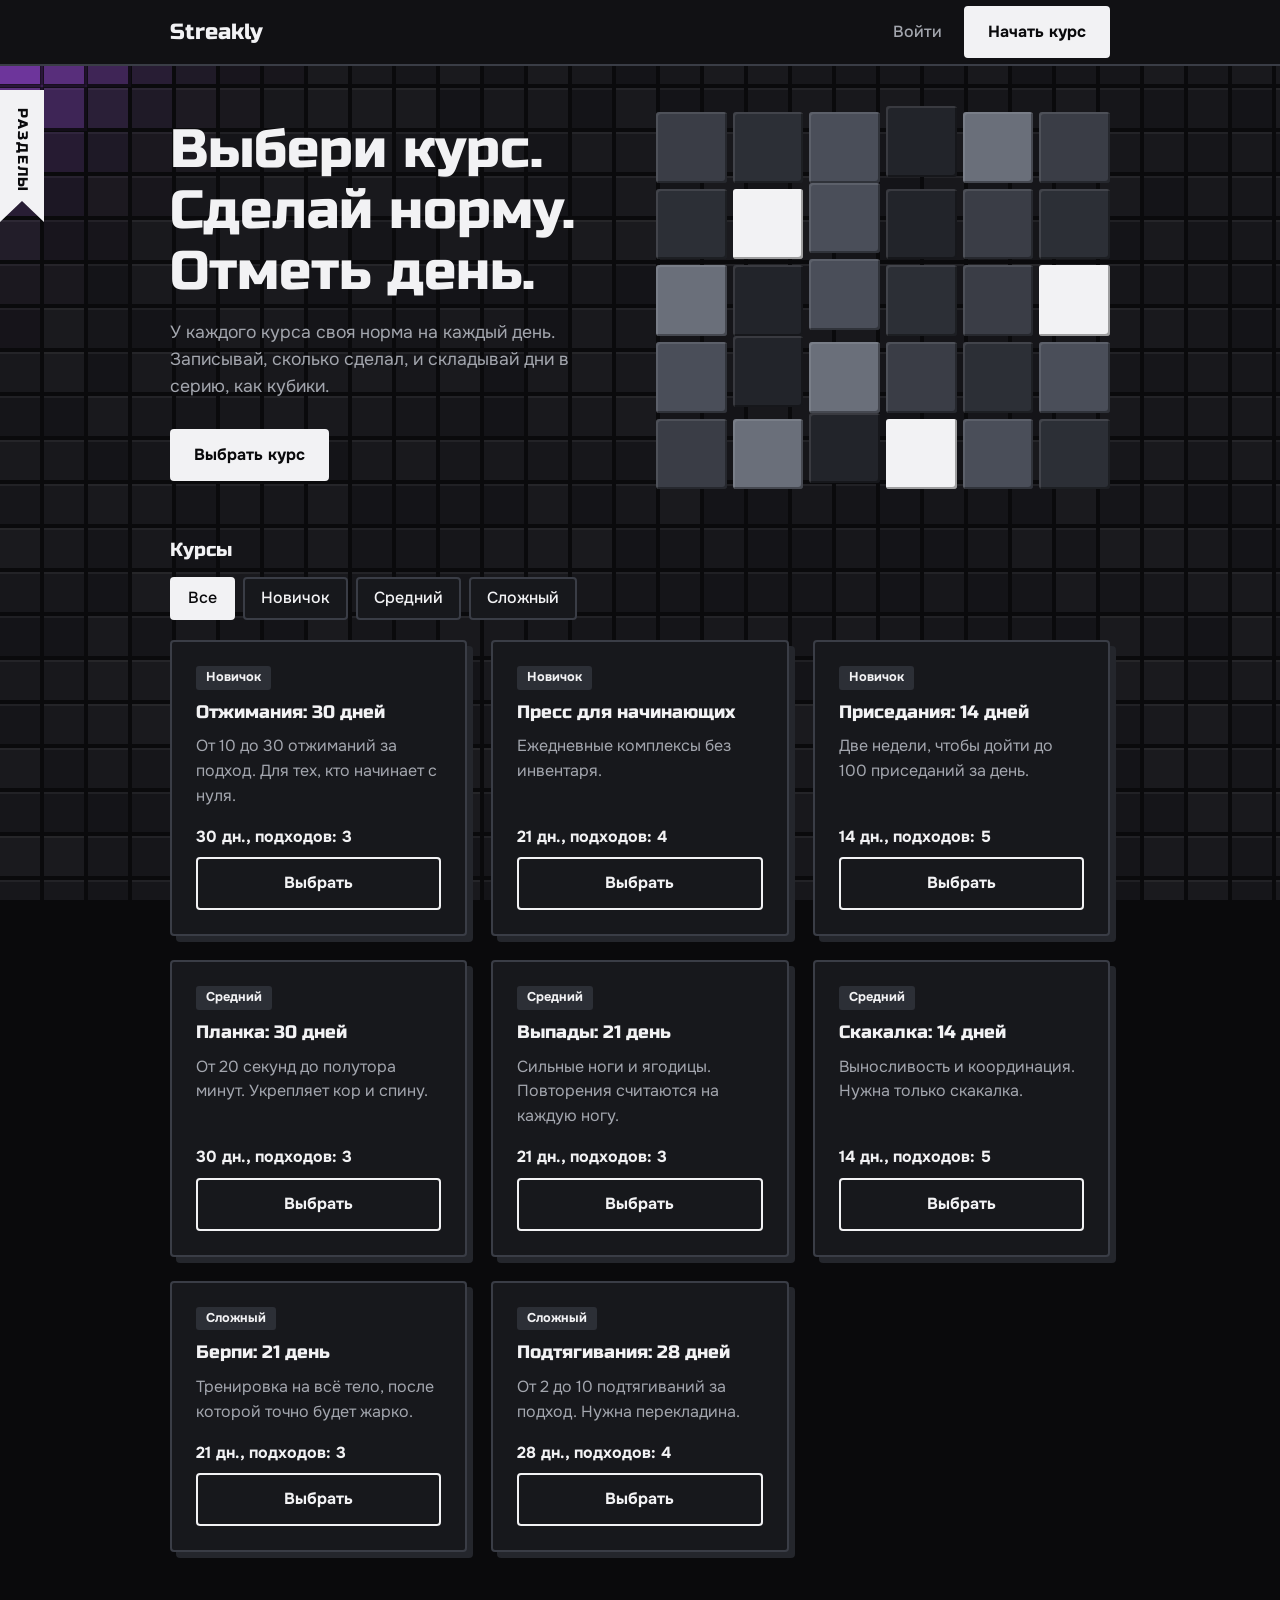
<file: index.html>
<!DOCTYPE html>
<html lang="ru">
<head>
  <meta charset="UTF-8">
  <meta name="viewport" content="width=device-width, initial-scale=1">
  <title>Курсы — Streakly</title>
  <link href="https://fonts.googleapis.com/css2?family=Onest:wght@400;500;700&family=Russo+One&display=swap" rel="stylesheet">
  <link rel="stylesheet" href="css/style.css">
</head>
<body data-page="home">
  <header class="header"><div class="wrap">
    <a class="logo" href="index.html">Streakly</a>
    <nav class="nav" id="nav"></nav>
  </div></header>
  <div class="layout">
    <aside class="side" id="side"></aside>
    <main class="content">
    <section class="hero">
      <div>
        <h1>Выбери курс. Сделай норму. Отметь день.</h1>
        <p>У каждого курса своя норма на каждый день. Записывай, сколько сделал, и складывай дни в серию, как кубики.</p>
        <a class="btn" href="#courses">Выбрать курс</a>
      </div>
      <div class="mosaic" id="mosaic" aria-hidden="true"></div>
    </section>
    <section id="courses">
      <h2>Курсы</h2>
      <div class="filters" id="filters"></div>
      <div class="courses" id="courseList"></div>
    </section>
  </main>
  </div>
  <script src="js/courses.js"></script>
  <script src="js/app.js"></script>
</body>
</html>
</file>
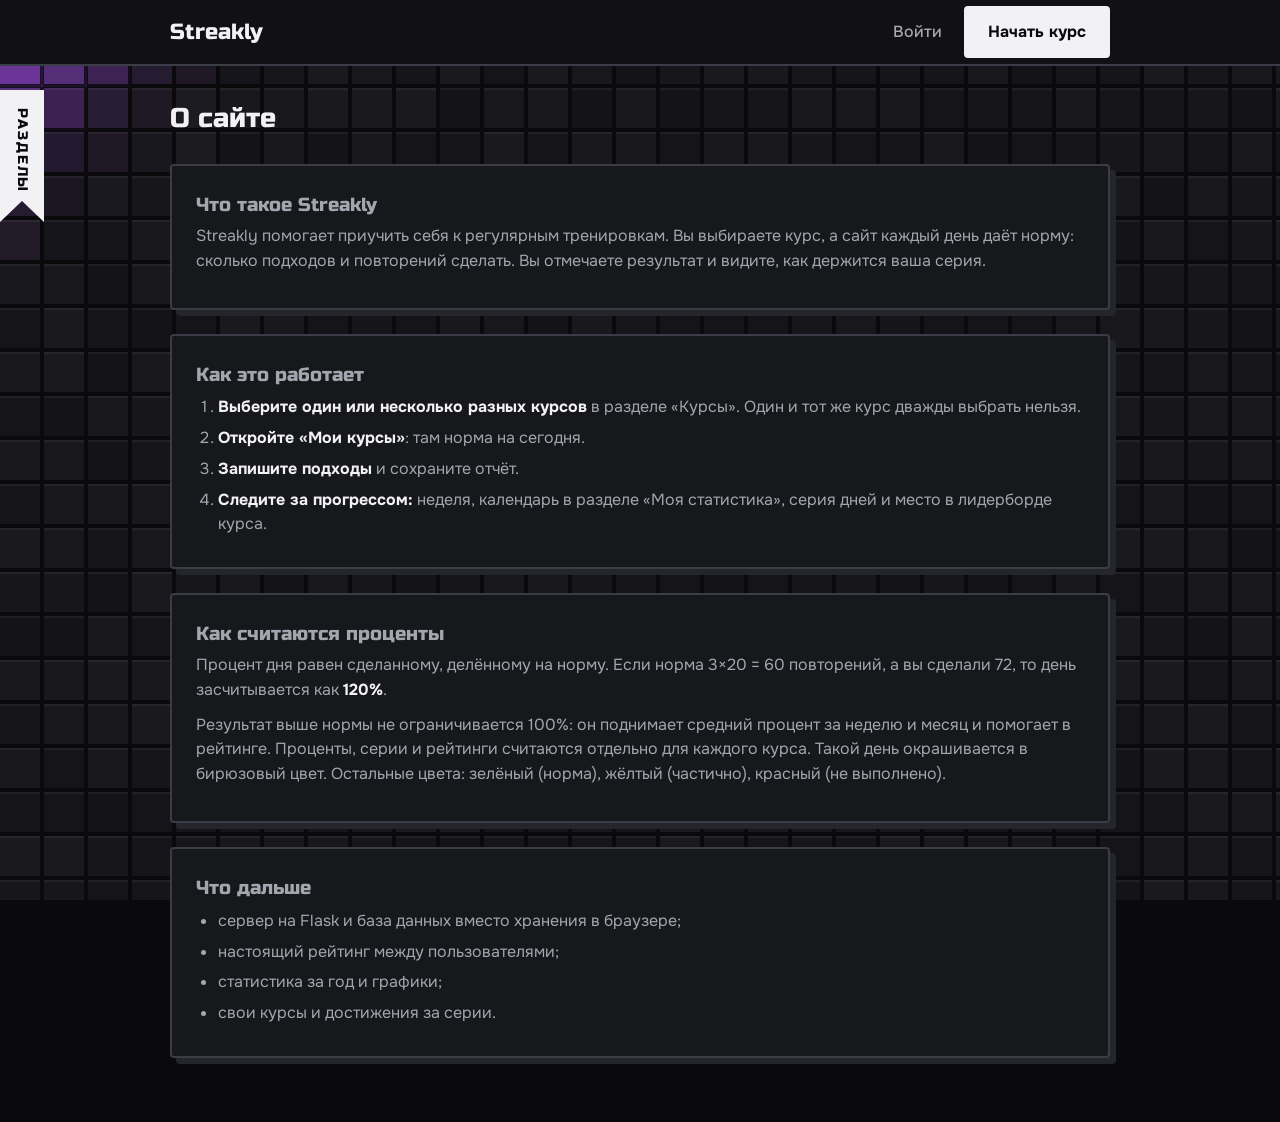
<file: About.html>
<!DOCTYPE html>
<html lang="ru">
<head>
  <meta charset="UTF-8">
  <meta name="viewport" content="width=device-width, initial-scale=1">
  <title>О сайте — Streakly</title>
  <link href="https://fonts.googleapis.com/css2?family=Onest:wght@400;500;700&family=Russo+One&display=swap" rel="stylesheet">
  <link rel="stylesheet" href="css/style.css">
</head>
<body data-page="about">
  <header class="header"><div class="wrap">
    <a class="logo" href="index.html">Streakly</a>
    <nav class="nav" id="nav"></nav>
  </div></header>
  <div class="layout">
    <aside class="side" id="side"></aside>
    <main class="content page">
      <h1 class="hi">О сайте</h1>
      <section class="card text">
        <h2>Что такое Streakly</h2>
        <p>Streakly помогает приучить себя к регулярным тренировкам. Вы выбираете курс, а сайт каждый день даёт норму: сколько подходов и повторений сделать. Вы отмечаете результат и видите, как держится ваша серия.</p>
      </section>
      <section class="card text">
        <h2>Как это работает</h2>
        <ol>
          <li><strong>Выберите один или несколько разных курсов</strong> в разделе «Курсы». Один и тот же курс дважды выбрать нельзя.</li>
          <li><strong>Откройте «Мои курсы»</strong>: там норма на сегодня.</li>
          <li><strong>Запишите подходы</strong> и сохраните отчёт.</li>
          <li><strong>Следите за прогрессом:</strong> неделя, календарь в разделе «Моя статистика», серия дней и место в лидерборде курса.</li>
        </ol>
      </section>
      <section class="card text">
        <h2>Как считаются проценты</h2>
        <p>Процент дня равен сделанному, делённому на норму. Если норма 3×20 = 60 повторений, а вы сделали 72, то день засчитывается как <strong>120%</strong>.</p>
        <p>Результат выше нормы не ограничивается 100%: он поднимает средний процент за неделю и месяц и помогает в рейтинге. Проценты, серии и рейтинги считаются отдельно для каждого курса. Такой день окрашивается в бирюзовый цвет. Остальные цвета: зелёный (норма), жёлтый (частично), красный (не выполнено).</p>
      </section>
      <section class="card text">
        <h2>Что дальше</h2>
        <ul>
          <li>сервер на Flask и база данных вместо хранения в браузере;</li>
          <li>настоящий рейтинг между пользователями;</li>
          <li>статистика за год и графики;</li>
          <li>свои курсы и достижения за серии.</li>
        </ul>
      </section>
    </main>
  </div>
  <script src="js/courses.js"></script>
  <script src="js/app.js"></script>
</body>
</html>
</file>
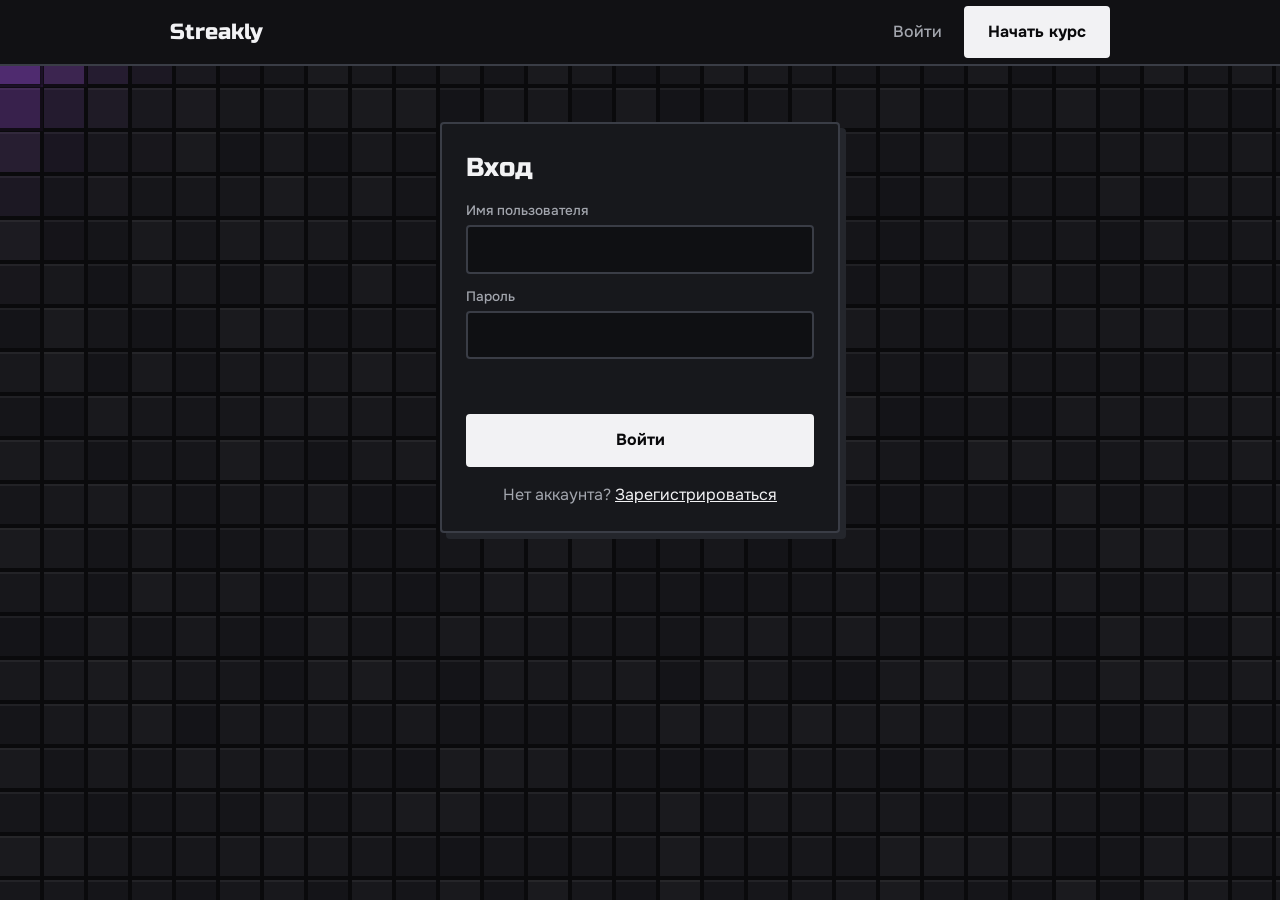
<file: dashboard.html>
<!DOCTYPE html>
<html lang="ru">
<head>
  <meta charset="UTF-8">
  <meta name="viewport" content="width=device-width, initial-scale=1">
  <title>Мои курсы — Streakly</title>
  <link href="https://fonts.googleapis.com/css2?family=Onest:wght@400;500;700&family=Russo+One&display=swap" rel="stylesheet">
  <link rel="stylesheet" href="css/style.css">
</head>
<body data-page="dashboard">
  <header class="header"><div class="wrap">
    <a class="logo" href="index.html">Streakly</a>
    <nav class="nav" id="nav"></nav>
  </div></header>
  <div class="layout">
    <aside class="side" id="side"></aside>
    <main class="content page">
      <h1 class="hi" id="hi"></h1>
      <div class="mycourses" id="today"></div>
      <div class="mycourses" id="perCourse"></div>
    </main>
  </div>
  <script src="js/courses.js"></script>
  <script src="js/app.js"></script>
</body>
</html>
</file>
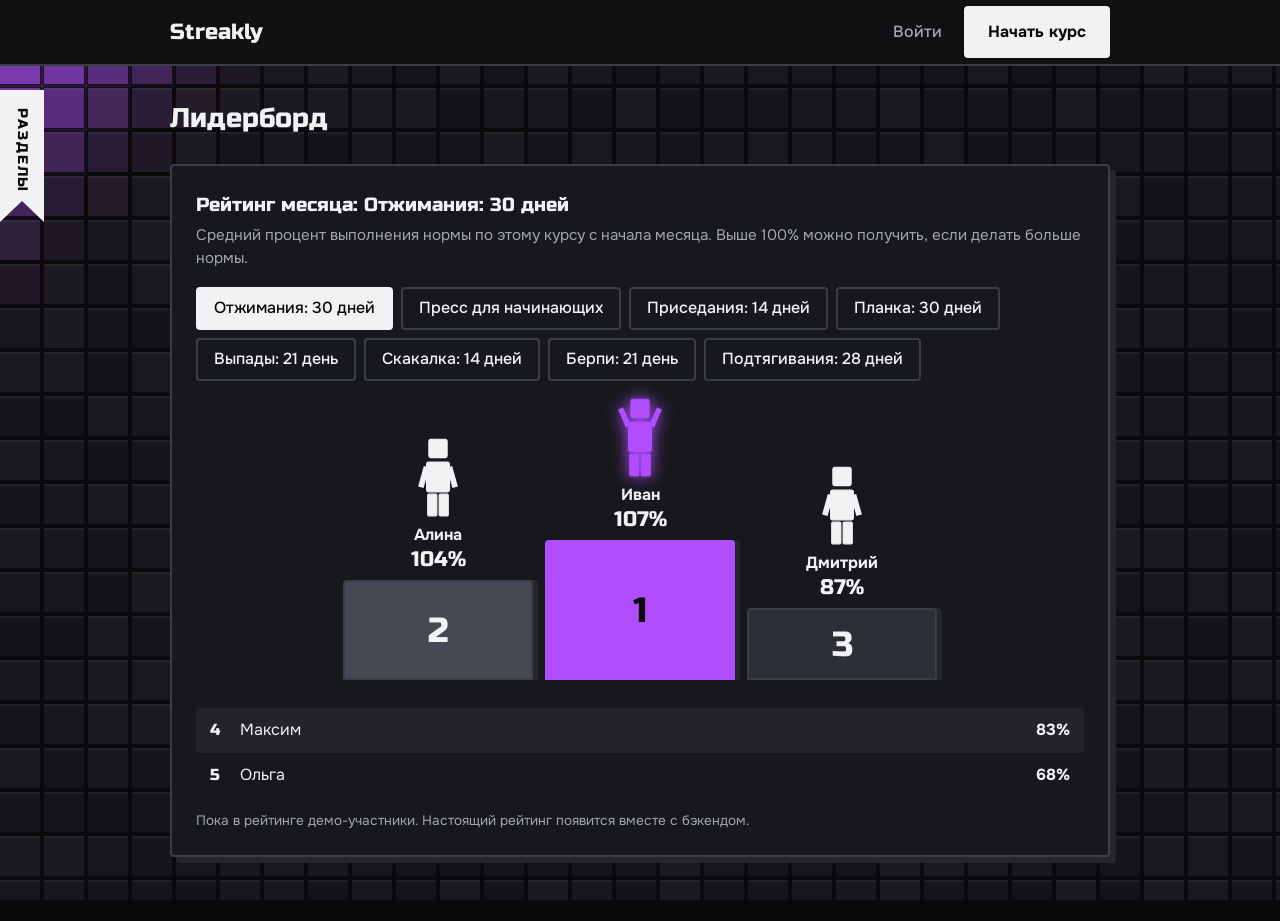
<file: Leaderboard.html>
<!DOCTYPE html>
<html lang="ru">
<head>
  <meta charset="UTF-8">
  <meta name="viewport" content="width=device-width, initial-scale=1">
  <title>Лидерборд — Streakly</title>
  <link href="https://fonts.googleapis.com/css2?family=Onest:wght@400;500;700&family=Russo+One&display=swap" rel="stylesheet">
  <link rel="stylesheet" href="css/style.css">
</head>
<body data-page="leaderboard">
  <header class="header"><div class="wrap">
    <a class="logo" href="index.html">Streakly</a>
    <nav class="nav" id="nav"></nav>
  </div></header>
  <div class="layout">
    <aside class="side" id="side"></aside>
    <main class="content page">
      <h1 class="hi">Лидерборд</h1>
      <section class="card">
        <h2 id="boardTitle">Рейтинг месяца</h2>
        <p class="sub" id="boardSub"></p>
        <div class="filters" id="boardFilters"></div>
        <div class="podium" id="podium"></div>
        <ol class="board" id="board"></ol>
        <p class="note">Пока в рейтинге демо-участники. Настоящий рейтинг появится вместе с бэкендом.</p>
      </section>
    </main>
  </div>
  <script src="js/courses.js"></script>
  <script src="js/app.js"></script>
</body>
</html>
</file>
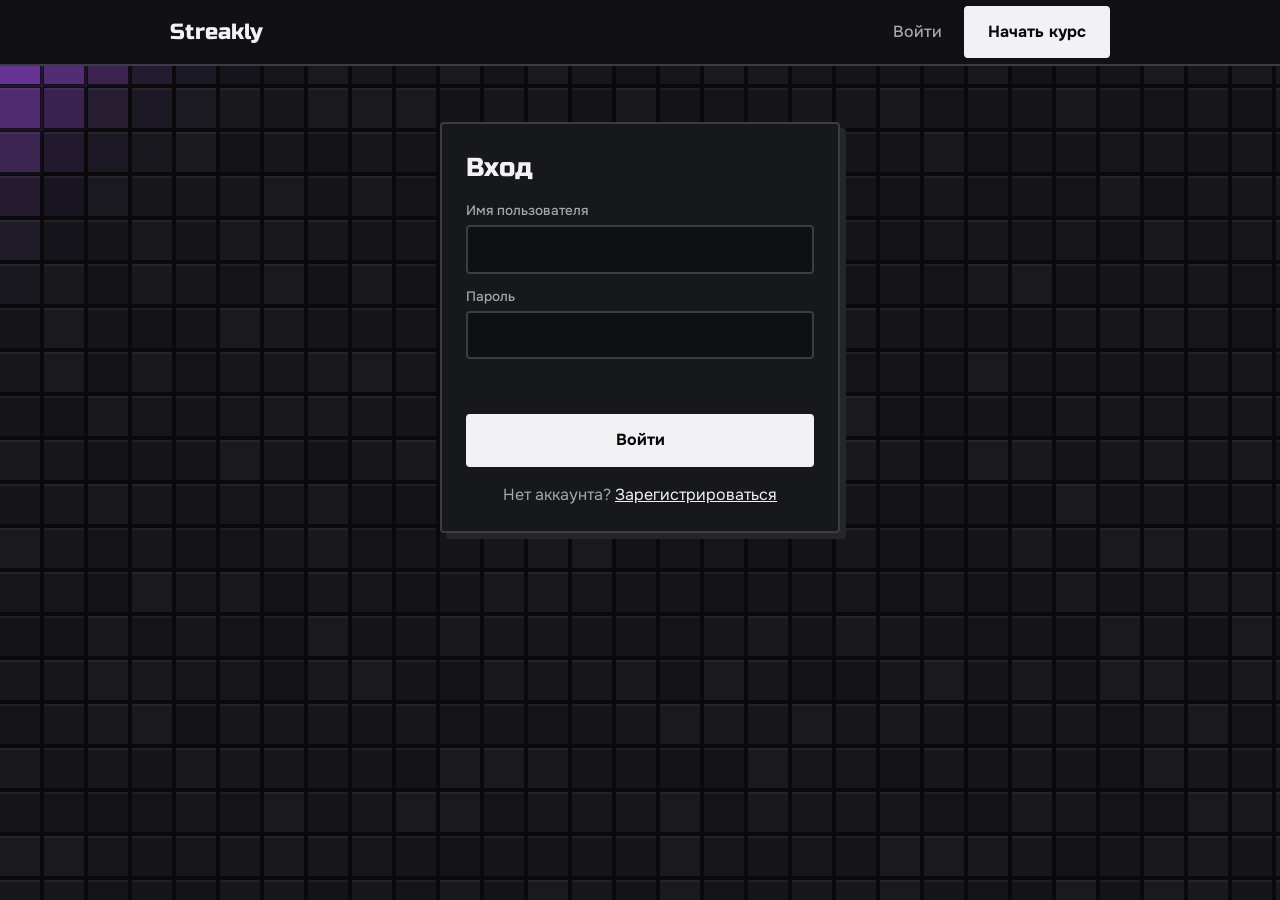
<file: login.html>
<!DOCTYPE html>
<html lang="ru">
<head>
  <meta charset="UTF-8">
  <meta name="viewport" content="width=device-width, initial-scale=1">
  <title>Вход — Streakly</title>
  <link href="https://fonts.googleapis.com/css2?family=Onest:wght@400;500;700&family=Russo+One&display=swap" rel="stylesheet">
  <link rel="stylesheet" href="css/style.css">
</head>
<body data-page="login">
  <header class="header"><div class="wrap">
    <a class="logo" href="index.html">Streakly</a>
    <nav class="nav" id="nav"></nav>
  </div></header>
  <main>
    <form class="auth card" id="loginForm" novalidate>
      <h1>Вход</h1>
      <label for="username">Имя пользователя</label>
      <input id="username" name="username" type="text" autocomplete="username" required>
      <label for="password">Пароль</label>
      <input id="password" name="password" type="password" autocomplete="current-password" required>
      <p class="error" id="err" role="alert"></p>
      <button class="btn" type="submit">Войти</button>
      <p class="alt">Нет аккаунта? <a href="register.html">Зарегистрироваться</a></p>
    </form>
  </main>
  <script src="js/courses.js"></script>
  <script src="js/app.js"></script>
</body>
</html>
</file>
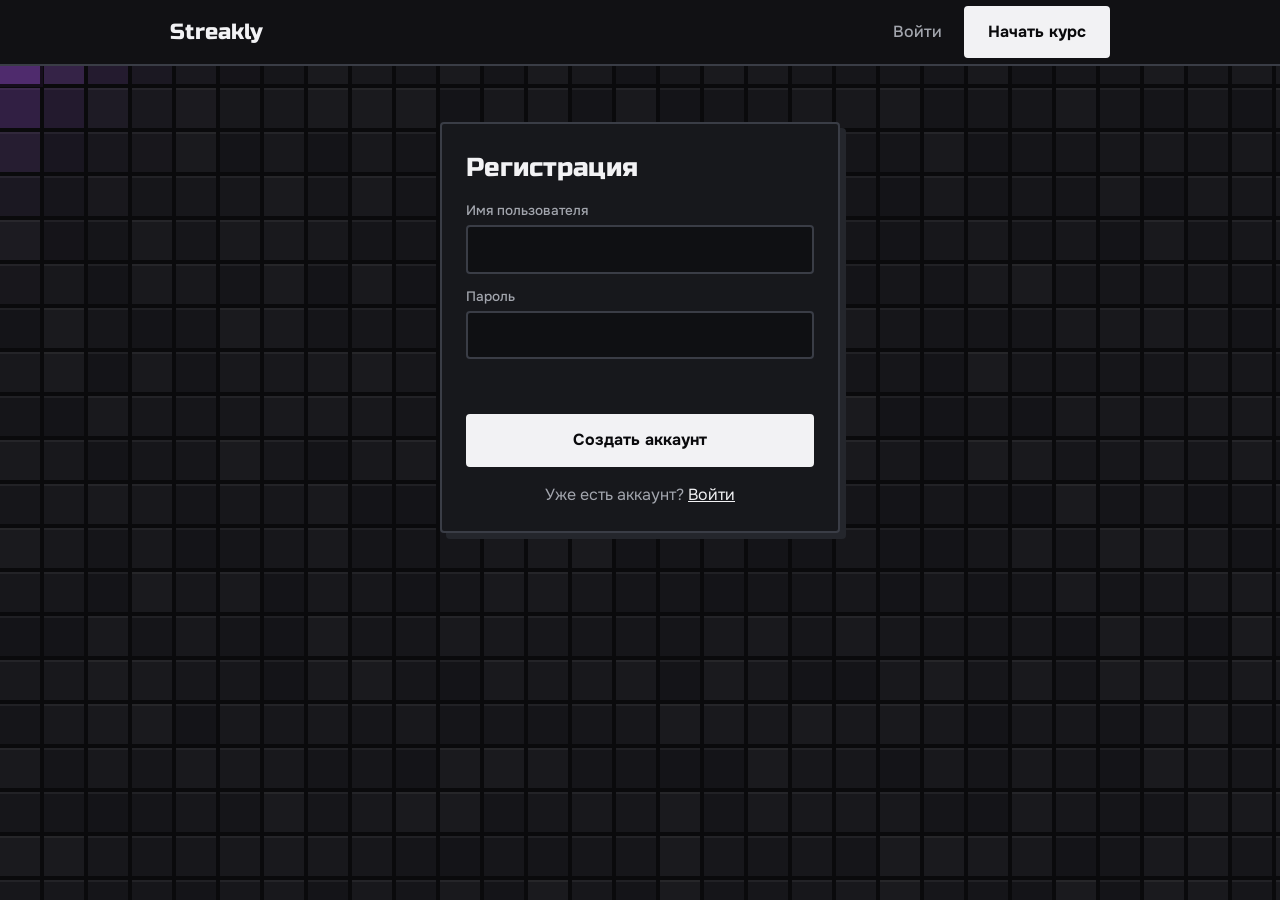
<file: register.html>
<!DOCTYPE html>
<html lang="ru">
<head>
  <meta charset="UTF-8">
  <meta name="viewport" content="width=device-width, initial-scale=1">
  <title>Регистрация — Streakly</title>
  <link href="https://fonts.googleapis.com/css2?family=Onest:wght@400;500;700&family=Russo+One&display=swap" rel="stylesheet">
  <link rel="stylesheet" href="css/style.css">
</head>
<body data-page="register">
  <header class="header"><div class="wrap">
    <a class="logo" href="index.html">Streakly</a>
    <nav class="nav" id="nav"></nav>
  </div></header>
  <main>
    <form class="auth card" id="registerForm" novalidate>
      <h1>Регистрация</h1>
      <label for="username">Имя пользователя</label>
      <input id="username" name="username" type="text" autocomplete="username" required>
      <label for="password">Пароль</label>
      <input id="password" name="password" type="password" autocomplete="new-password" minlength="6" required>
      <p class="error" id="err" role="alert"></p>
      <button class="btn" type="submit">Создать аккаунт</button>
      <p class="alt">Уже есть аккаунт? <a href="login.html">Войти</a></p>
    </form>
  </main>
  <script src="js/courses.js"></script>
  <script src="js/app.js"></script>
</body>
</html>
</file>
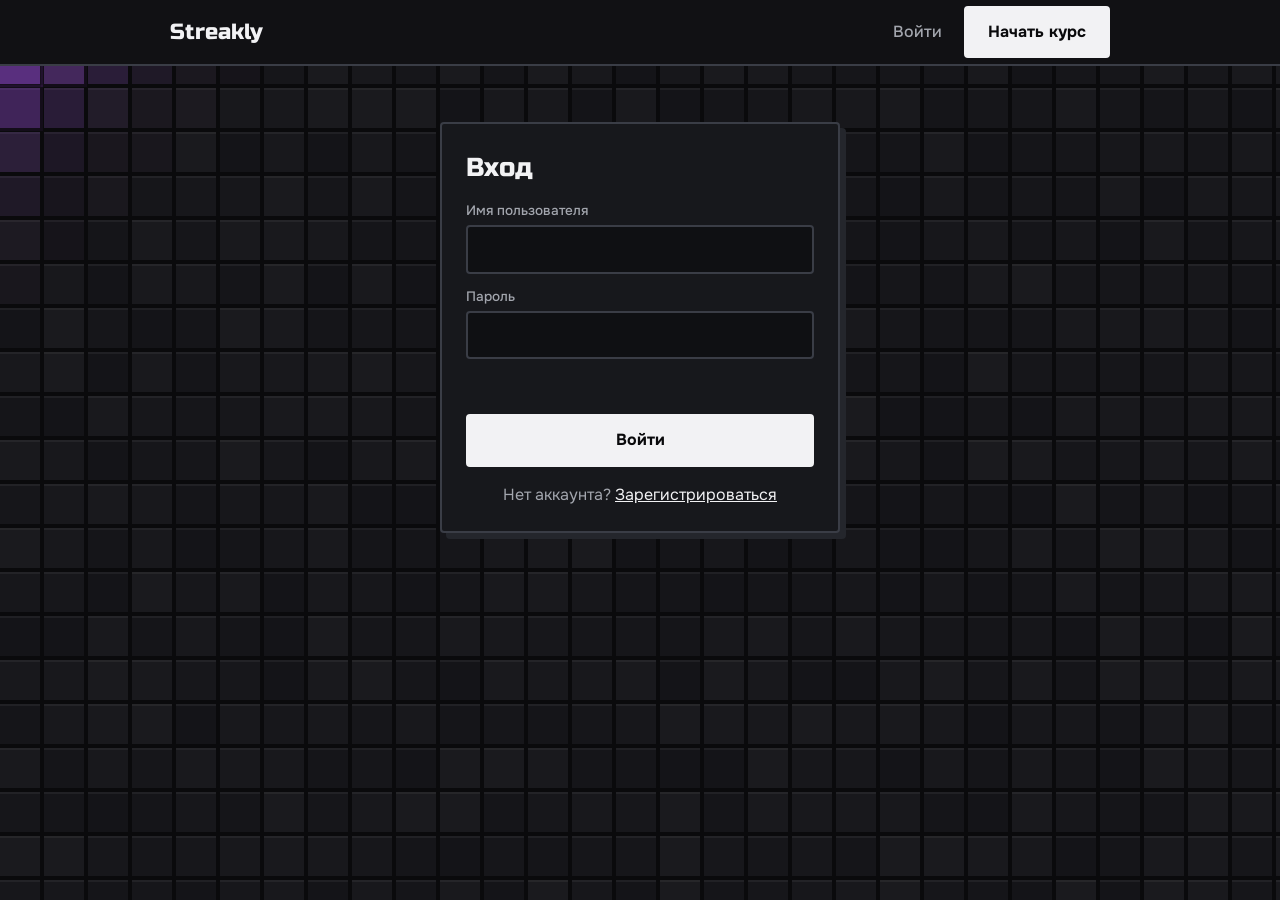
<file: Stats.html>
<!DOCTYPE html>
<html lang="ru">
<head>
  <meta charset="UTF-8">
  <meta name="viewport" content="width=device-width, initial-scale=1">
  <title>Моя статистика — Streakly</title>
  <link href="https://fonts.googleapis.com/css2?family=Onest:wght@400;500;700&family=Russo+One&display=swap" rel="stylesheet">
  <link rel="stylesheet" href="css/style.css">
</head>
<body data-page="stats">
  <header class="header"><div class="wrap">
    <a class="logo" href="index.html">Streakly</a>
    <nav class="nav" id="nav"></nav>
  </div></header>
  <div class="layout">
    <aside class="side" id="side"></aside>
    <main class="content page">
      <h1 class="hi">Моя статистика</h1>
      <section class="card">
        <div class="filters" id="statsFilters"></div>
        <div class="cal-head">
          <button class="btn btn-ghost" data-nav="-1" aria-label="Предыдущий месяц">‹</button>
          <h2 id="monthTitle"></h2>
          <button class="btn btn-ghost" data-nav="1" aria-label="Следующий месяц">›</button>
        </div>
        <div class="calendar" id="calendar"></div>
        <ul class="legend">
          <li><i class="ms"></i>не выполнено</li>
          <li><i class="pt"></i>выполнено частично</li>
          <li><i class="ok"></i>норма выполнена</li>
          <li><i class="ov"></i>сверх нормы</li>
        </ul>
      </section>
      <section class="card">
        <h2>Итоги месяца</h2>
        <p class="sub" id="monthSub"></p>
        <div class="tiles" id="monthStats"></div>
      </section>
    </main>
  </div>
  <script src="js/courses.js"></script>
  <script src="js/app.js"></script>
</body>
</html>
</file>
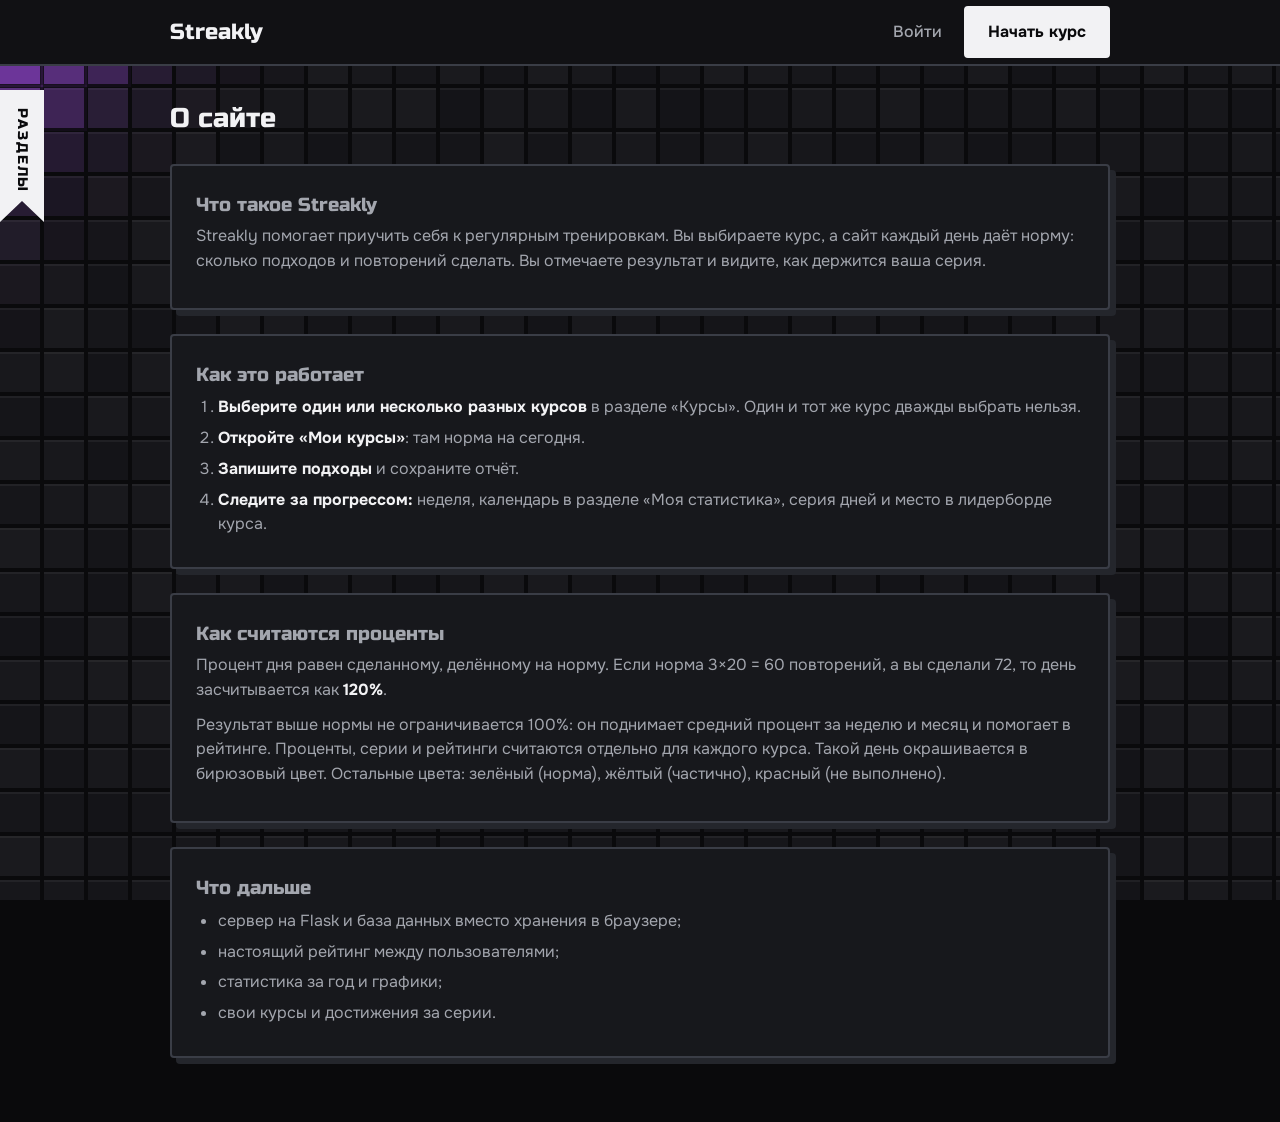
<file: frontend/about.html>
<!DOCTYPE html>
<html lang="ru">
<head>
  <meta charset="UTF-8">
  <meta name="viewport" content="width=device-width, initial-scale=1">
  <title>О сайте — Streakly</title>
  <link href="https://fonts.googleapis.com/css2?family=Onest:wght@400;500;700&family=Russo+One&display=swap" rel="stylesheet">
  <link rel="stylesheet" href="css/style.css">
</head>
<body data-page="about">
  <header class="header"><div class="wrap">
    <a class="logo" href="index.html">Streakly</a>
    <nav class="nav" id="nav"></nav>
  </div></header>
  <div class="layout">
    <aside class="side" id="side"></aside>
    <main class="content page">
      <h1 class="hi">О сайте</h1>
      <section class="card text">
        <h2>Что такое Streakly</h2>
        <p>Streakly помогает приучить себя к регулярным тренировкам. Вы выбираете курс, а сайт каждый день даёт норму: сколько подходов и повторений сделать. Вы отмечаете результат и видите, как держится ваша серия.</p>
      </section>
      <section class="card text">
        <h2>Как это работает</h2>
        <ol>
          <li><strong>Выберите один или несколько разных курсов</strong> в разделе «Курсы». Один и тот же курс дважды выбрать нельзя.</li>
          <li><strong>Откройте «Мои курсы»</strong>: там норма на сегодня.</li>
          <li><strong>Запишите подходы</strong> и сохраните отчёт.</li>
          <li><strong>Следите за прогрессом:</strong> неделя, календарь в разделе «Моя статистика», серия дней и место в лидерборде курса.</li>
        </ol>
      </section>
      <section class="card text">
        <h2>Как считаются проценты</h2>
        <p>Процент дня равен сделанному, делённому на норму. Если норма 3×20 = 60 повторений, а вы сделали 72, то день засчитывается как <strong>120%</strong>.</p>
        <p>Результат выше нормы не ограничивается 100%: он поднимает средний процент за неделю и месяц и помогает в рейтинге. Проценты, серии и рейтинги считаются отдельно для каждого курса. Такой день окрашивается в бирюзовый цвет. Остальные цвета: зелёный (норма), жёлтый (частично), красный (не выполнено).</p>
      </section>
      <section class="card text">
        <h2>Что дальше</h2>
        <ul>
          <li>сервер на Flask и база данных вместо хранения в браузере;</li>
          <li>настоящий рейтинг между пользователями;</li>
          <li>статистика за год и графики;</li>
          <li>свои курсы и достижения за серии.</li>
        </ul>
      </section>
    </main>
  </div>
  <script src="js/courses.js"></script>
  <script src="js/app.js"></script>
</body>
</html>
</file>
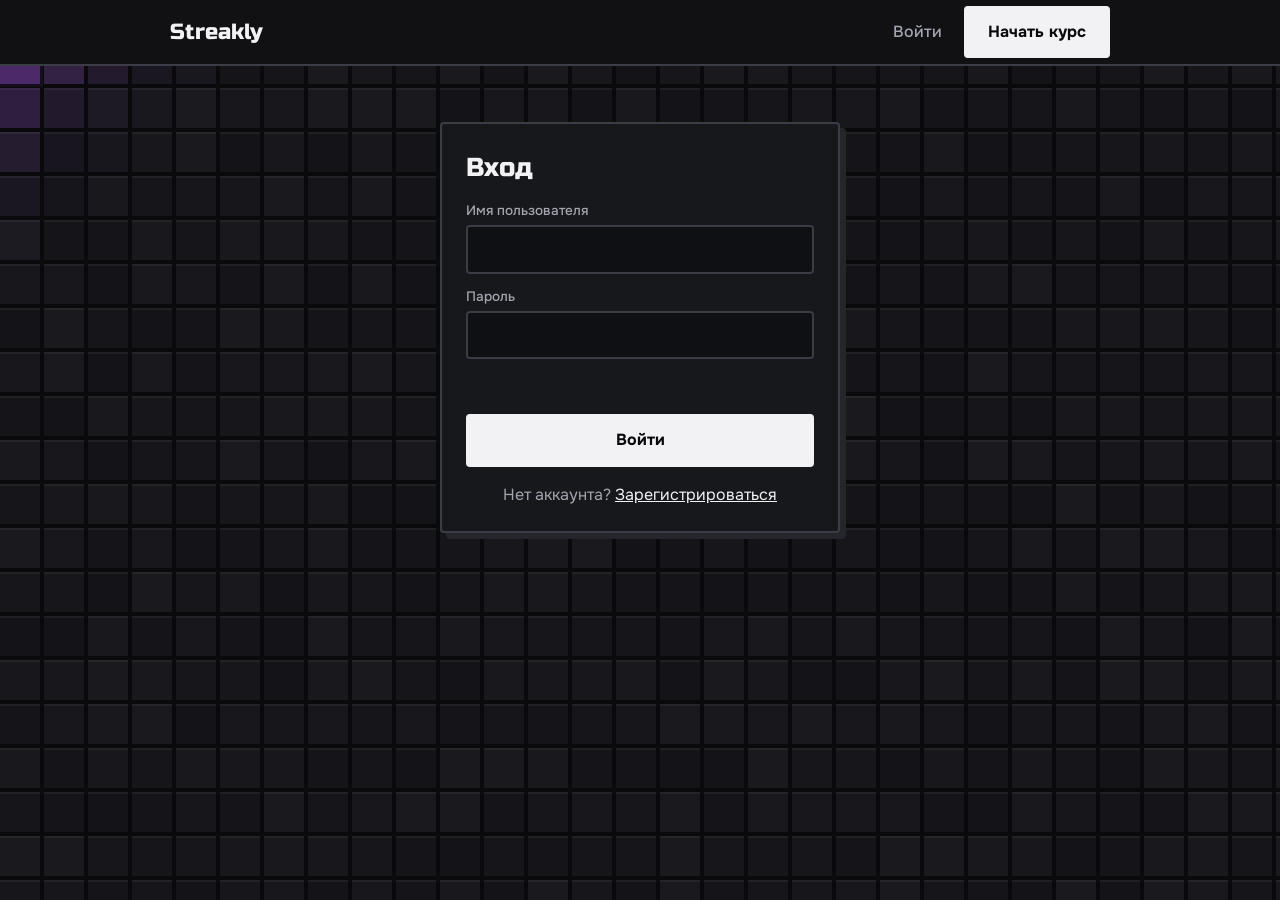
<file: frontend/dashboard.html>
<!DOCTYPE html>
<html lang="ru">
<head>
  <meta charset="UTF-8">
  <meta name="viewport" content="width=device-width, initial-scale=1">
  <title>Мои курсы — Streakly</title>
  <link href="https://fonts.googleapis.com/css2?family=Onest:wght@400;500;700&family=Russo+One&display=swap" rel="stylesheet">
  <link rel="stylesheet" href="css/style.css">
</head>
<body data-page="dashboard">
  <header class="header"><div class="wrap">
    <a class="logo" href="index.html">Streakly</a>
    <nav class="nav" id="nav"></nav>
  </div></header>
  <div class="layout">
    <aside class="side" id="side"></aside>
    <main class="content page">
      <h1 class="hi" id="hi"></h1>
      <div class="mycourses" id="today"></div>
      <div class="mycourses" id="perCourse"></div>
    </main>
  </div>
  <script src="js/courses.js"></script>
  <script src="js/app.js"></script>
</body>
</html>
</file>
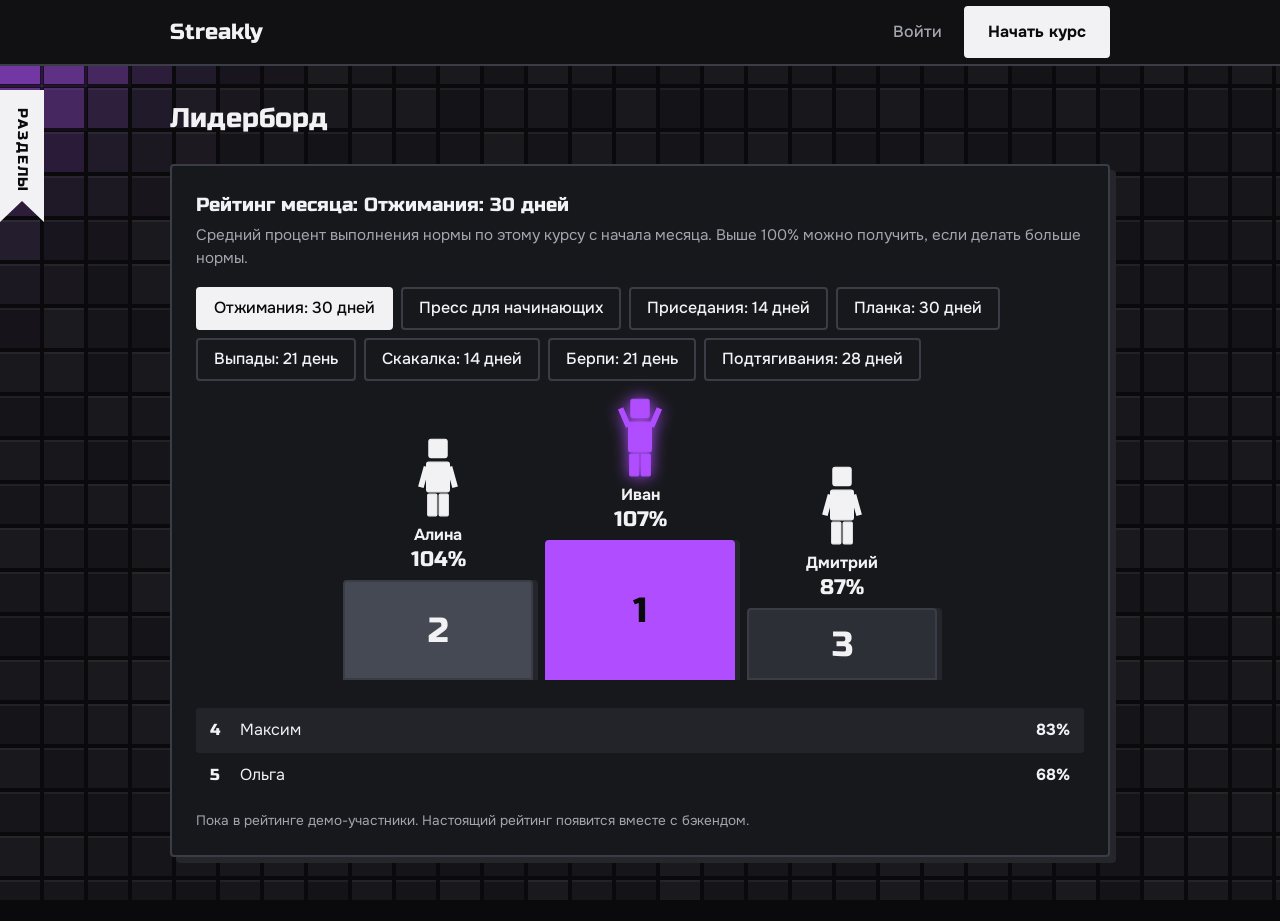
<file: frontend/leaderboard.html>
<!DOCTYPE html>
<html lang="ru">
<head>
  <meta charset="UTF-8">
  <meta name="viewport" content="width=device-width, initial-scale=1">
  <title>Лидерборд — Streakly</title>
  <link href="https://fonts.googleapis.com/css2?family=Onest:wght@400;500;700&family=Russo+One&display=swap" rel="stylesheet">
  <link rel="stylesheet" href="css/style.css">
</head>
<body data-page="leaderboard">
  <header class="header"><div class="wrap">
    <a class="logo" href="index.html">Streakly</a>
    <nav class="nav" id="nav"></nav>
  </div></header>
  <div class="layout">
    <aside class="side" id="side"></aside>
    <main class="content page">
      <h1 class="hi">Лидерборд</h1>
      <section class="card">
        <h2 id="boardTitle">Рейтинг месяца</h2>
        <p class="sub" id="boardSub"></p>
        <div class="filters" id="boardFilters"></div>
        <div class="podium" id="podium"></div>
        <ol class="board" id="board"></ol>
        <p class="note">Пока в рейтинге демо-участники. Настоящий рейтинг появится вместе с бэкендом.</p>
      </section>
    </main>
  </div>
  <script src="js/courses.js"></script>
  <script src="js/app.js"></script>
</body>
</html>
</file>
<file: css/style.css>
/* Streakly: чёрно-серо-белый кубический стиль с неоновой фиолетовой волной */
:root{
  --bg:#0a0a0c;--head:#111114;--card:#17181c;--edge:#3a3d46;--text:#f2f2f4;--muted:#a3a6ae;
  --g1:#22242a;--g2:#2c2f36;--g3:#454953;--g4:#6a6f7a;--sh:#24262c;
  --neon:#b04dff;--neon-d:#7b2fd6;
  --ok:#46d35c;--over:#19d9cf;--part:#f2b632;--miss:#ff6b6b;
  --ease:cubic-bezier(.2,.8,.2,1);
}
*{box-sizing:border-box}
body{margin:0;background:var(--bg);color:var(--text);font-family:Onest,system-ui,-apple-system,"Segoe UI",sans-serif;line-height:1.55}
.bgwave{position:fixed;inset:0;width:100%;height:100%;z-index:-1;pointer-events:none}
a{color:var(--text)}
:focus-visible{outline:3px solid var(--neon);outline-offset:3px}
.wrap{max-width:980px;margin:0 auto;padding:0 20px}
h1,h2,h3,.logo,.big,.tile strong{font-family:"Russo One",Onest,sans-serif;font-weight:400;margin:0}
h2{font-size:1.2rem;margin-bottom:4px}

/* шапка */
.header{background:var(--head);border-bottom:2px solid var(--edge)}
.header .wrap{display:flex;align-items:center;justify-content:space-between;height:64px}
.logo{font-size:1.4rem;text-decoration:none}
.nav{display:flex;gap:22px;align-items:center}
.nav a:not(.btn){position:relative;text-decoration:none;color:var(--muted);font-weight:500;transition:color .25s}
.nav a:not(.btn)::after{content:"";position:absolute;left:0;right:0;bottom:-4px;height:2px;background:var(--neon);transform:scaleX(0);transform-origin:left;transition:transform .3s var(--ease)}
.nav a:not(.btn):hover{color:var(--text)}
.nav a:not(.btn):hover::after{transform:scaleX(1)}
.who{font-weight:700}

/* кнопки: при наведении «приподнимаются» с неоновой тенью */
.btn{display:inline-block;padding:12px 22px;border:2px solid var(--text);border-radius:4px;background:var(--text);color:var(--bg);font:inherit;font-weight:700;text-decoration:none;cursor:pointer;
  box-shadow:0 0 0 var(--neon);transition:transform .3s var(--ease),box-shadow .3s var(--ease),background-color .3s,color .3s}
.btn:hover{transform:translate(-3px,-3px);box-shadow:5px 5px 0 var(--neon)}
.btn:active{transform:none;box-shadow:0 0 0 var(--neon);transition-duration:.08s}
.btn-ghost{background:transparent;color:var(--text)}
.btn-ghost:hover{background:var(--text);color:var(--bg)}

/* главная */
.hero{display:grid;grid-template-columns:1fr 1fr;gap:32px;align-items:center;padding:8px 0 40px}
.hero h1{font-size:clamp(2rem,5vw,3.4rem);line-height:1.12;margin-bottom:16px}
.hero p{color:var(--muted);font-size:1.1rem;max-width:44ch;margin:0 0 28px}
.mosaic{display:grid;grid-template-columns:repeat(6,1fr);gap:6px;padding:6px 0}
.mosaic i{aspect-ratio:1;border-radius:3px;background:var(--b);transform:translateY(var(--y,0));
  box-shadow:inset 2px 2px 0 rgba(255,255,255,.1),inset -2px -2px 0 rgba(0,0,0,.35);
  animation:glow 4.8s linear infinite;animation-delay:calc(var(--d) * .22s);
  transition:transform .4s var(--ease)}
.mosaic i.up{--y:-6px}
.mosaic i:hover{--y:-10px}
.g0{--b:#2c2f36}.g1{--b:#22242a}.g2{--b:#3a3d46}.g3{--b:#4a4e59}.g4{--b:#6a6f7a}.g5{--b:#f2f2f4}
/* неоновая волна проходит по диагонали: у кубиков с большим --d она начинается позже */
@keyframes glow{
  0%{background:var(--b)}
  6%,12%{background:var(--neon);box-shadow:inset 2px 2px 0 rgba(255,255,255,.35),0 0 18px var(--neon)}
  26%,100%{background:var(--b)}
}
#courses{padding-bottom:64px}
.courses{display:grid;grid-template-columns:repeat(auto-fit,minmax(260px,1fr));gap:24px;margin-top:20px}
.course{background:var(--card);border:2px solid var(--edge);border-radius:4px;padding:24px;display:flex;flex-direction:column;gap:8px;
  box-shadow:6px 6px 0 var(--sh);transition:transform .3s var(--ease),box-shadow .3s var(--ease),border-color .3s}
.course:hover{transform:translate(-3px,-3px);box-shadow:9px 9px 0 var(--neon-d);border-color:var(--neon)}
.course h3{font-size:1.15rem}
.course p{margin:0;color:var(--muted)}
.course .meta{margin-top:auto;padding-top:8px;color:var(--text);font-weight:700}
.tag{align-self:flex-start;padding:2px 10px;border-radius:3px;background:var(--g2);font-size:.8rem;font-weight:700}

/* фильтр курсов */
.filters{display:flex;gap:8px;flex-wrap:wrap;margin:12px 0 4px}
.chip{padding:7px 16px;border:2px solid var(--edge);border-radius:4px;background:var(--card);color:var(--text);font:inherit;font-weight:500;cursor:pointer;
  transition:transform .25s var(--ease),background-color .25s,color .25s,border-color .25s,box-shadow .25s var(--ease)}
.chip:hover{transform:translateY(-2px);border-color:var(--neon);box-shadow:0 3px 0 var(--neon-d)}
.chip.on{background:var(--text);color:var(--bg);border-color:var(--text)}

/* карточки и формы */
.card{background:var(--card);border:2px solid var(--edge);border-radius:4px;padding:24px;box-shadow:6px 6px 0 var(--sh)}
.sub{margin:0 0 16px;color:var(--muted);font-size:.95rem}
label{display:block;font-size:.85rem;font-weight:500;margin:12px 0 4px;color:var(--muted)}
input{width:100%;padding:10px 12px;font:inherit;color:var(--text);background:#0f1013;border:2px solid var(--edge);border-radius:4px;transition:border-color .25s,box-shadow .25s}
input:focus{border-color:var(--neon);box-shadow:3px 3px 0 var(--neon-d);outline:none}
.auth{max-width:400px;margin:56px auto}
.auth h1{font-size:1.6rem;margin-bottom:12px}
.auth .btn{width:100%;margin-top:20px}
.alt{text-align:center;color:var(--muted);margin:16px 0 0}
.error{color:var(--miss);min-height:1.4em;margin:12px 0 0}

/* личный кабинет */
.page{display:grid;gap:24px}
.hi{font-size:1.7rem}
.grid2{display:grid;grid-template-columns:1.1fr 1fr;gap:24px}
.big{font-size:4rem;line-height:1;margin:4px 0 8px;color:var(--neon)}
.big small{font-family:Onest,sans-serif;font-size:1rem;color:var(--muted);margin-left:8px}
.mycourses{display:grid;grid-template-columns:repeat(auto-fit,minmax(300px,1fr));gap:24px}
.rf .btn{width:100%;margin-top:16px}
.card .small{padding:7px 14px;font-size:.85rem;margin-top:12px}
.ok-msg{color:var(--ok);font-weight:700;min-height:1.4em;margin:8px 0 0}

.row{display:flex;align-items:center;gap:10px;margin:10px 0}
.row i{width:28px;font-style:normal;color:var(--muted);font-weight:500}
.row i.now{color:var(--text);font-weight:700}
.bar{flex:1;height:16px;border-radius:2px;background:var(--g1);overflow:hidden}
.bar b{display:block;height:100%;border-radius:2px;transition:width .6s var(--ease)}
.ok{background:var(--ok)}.pt{background:var(--part)}.ms{background:var(--miss)}
.ov{background:var(--over);box-shadow:0 0 12px var(--over)}
.pc{width:44px;text-align:right;font-weight:700}

.tiles{display:grid;grid-template-columns:repeat(auto-fit,minmax(140px,1fr));gap:10px;margin-top:12px}
.tile{padding:16px;border-radius:3px;background:var(--g1);color:var(--muted);font-size:.9rem;transition:transform .3s var(--ease),box-shadow .3s var(--ease)}
.tile:nth-child(2){background:var(--g2)}.tile:nth-child(3){background:var(--g3);color:var(--text)}
.tile:nth-child(4){background:var(--neon-d);color:#eadcff}
.tile strong{display:block;font-size:2rem;line-height:1.3;color:var(--text)}
.tile:hover{transform:translateY(-4px);box-shadow:0 4px 0 var(--neon)}
.board{list-style:none;margin:0;padding:0}
.board li{display:flex;justify-content:space-between;padding:10px 14px;border-radius:3px;transition:transform .25s var(--ease)}
.board li:nth-child(odd){background:var(--g1)}
.board li:hover{transform:translateX(4px)}
.board li.me{background:var(--neon-d);color:#fff}
.board em{display:inline-block;width:30px;font:400 1rem "Russo One",sans-serif;font-style:normal}
.note{color:var(--muted);font-size:.85rem;margin:12px 0 0}
.text{color:var(--muted)}.text p{margin:0 0 10px}.text ol,.text ul{margin:0;padding-left:22px}.text li{margin:6px 0}.text strong{color:var(--text)}

/* пьедестал */
.podium{display:flex;align-items:flex-end;justify-content:center;gap:12px;margin:16px 0 28px}
.pl{flex:1;max-width:190px;display:flex;flex-direction:column;align-items:center;text-align:center;min-width:0}
.man{width:46px;height:80px;fill:var(--text);stroke:var(--text);margin-bottom:6px;transition:transform .35s var(--ease)}
.p1 .man{fill:var(--neon);stroke:var(--neon);filter:drop-shadow(0 0 8px var(--neon))}
.pl:hover .man{transform:translateY(-8px)}
.nm{max-width:100%;overflow:hidden;text-overflow:ellipsis;white-space:nowrap;font-weight:700}
.pl b{font:400 1.3rem "Russo One",sans-serif;margin-bottom:8px}
.step{width:100%;display:flex;align-items:center;justify-content:center;border:2px solid var(--edge);border-radius:4px 4px 0 0;
  font:400 2.2rem "Russo One",sans-serif;box-shadow:5px 0 0 var(--sh);transform-origin:bottom;animation:rise .7s var(--ease) both;transition:transform .3s var(--ease)}
.pl:hover .step{transform:translateY(-4px)}
.p1 .step{height:140px;background:var(--neon);color:var(--bg);border-color:var(--neon);animation-delay:.1s}
.p2 .step{height:100px;background:var(--g3);animation-delay:.25s}
.p3 .step{height:72px;background:var(--g2);animation-delay:.4s}
.pl.me .nm{text-decoration:underline;text-underline-offset:3px}
@keyframes rise{from{transform:scaleY(0)}to{transform:scaleY(1)}}

/* календарь статистики */
.cal-head{display:flex;align-items:center;justify-content:space-between;gap:12px;margin:12px 0}
.cal-head h2{margin:0}
.cal-head .btn{padding:6px 16px}
.calendar{display:grid;grid-template-columns:repeat(7,1fr);gap:6px}
.dow{text-align:center;color:var(--muted);font-weight:500;font-size:.85rem}
.cell{aspect-ratio:1;display:flex;flex-direction:column;align-items:center;justify-content:center;border:2px solid transparent;border-radius:3px;background:var(--g1);font-weight:700;
  transition:transform .3s var(--ease)}
.cell small{font-size:.7rem;font-weight:500}
.cell:hover{transform:translateY(-4px)}
.cell.ok{background:var(--ok);color:#052b0d}.cell.pt{background:var(--part);color:#2a1d00}
.cell.ms{background:var(--miss);color:#2b0505}.cell.ov{background:var(--over);color:#022a28}
.cell.today{border-color:var(--text)}
.legend{display:flex;flex-wrap:wrap;gap:8px 20px;list-style:none;margin:16px 0 0;padding:0;color:var(--muted);font-size:.9rem}
.legend i{display:inline-block;width:14px;height:14px;border-radius:2px;margin-right:6px;vertical-align:-2px}
@media (max-width:520px){.cell small{display:none}}

/* боковая панель-«ящик» с закладкой */
.layout{max-width:980px;margin:0 auto;padding:32px 20px 64px}
.side{position:fixed;left:0;top:90px;z-index:20;display:flex;align-items:flex-start;transform:translateX(-246px);transition:transform .45s var(--ease)}
.side.open{transform:translateX(0)}
.panel{width:240px;padding:16px;display:grid;gap:10px;background:var(--card);border:2px solid var(--edge);border-left:0;border-radius:0 4px 4px 0;box-shadow:6px 6px 0 var(--sh)}
.panel h2{font-size:1rem;margin:0 0 2px}
.panel a{display:block;padding:12px 16px;border:2px solid var(--edge);border-radius:4px;background:var(--card);color:var(--text);font-weight:700;text-decoration:none;
  box-shadow:0 0 0 var(--neon);transition:transform .3s var(--ease),box-shadow .3s var(--ease),background-color .3s,color .3s,border-color .3s}
.panel a:hover{transform:translate(-3px,-3px);box-shadow:5px 5px 0 var(--neon);border-color:var(--neon)}
.panel a.on{background:var(--text);color:var(--bg);border-color:var(--text)}
.ribbon{margin-left:6px;width:44px;height:132px;padding:18px 0 0;display:flex;justify-content:center;align-items:flex-start;border:0;background:var(--text);color:var(--bg);cursor:pointer;
  clip-path:polygon(0 0,100% 0,100% 100%,50% 84%,0 100%);transition:height .35s var(--ease),background-color .3s,color .3s}
.ribbon span{writing-mode:vertical-rl;font:400 .85rem "Russo One",sans-serif;letter-spacing:.14em;text-transform:uppercase}
.ribbon:hover{height:152px;background:var(--neon);color:#fff}
.ribbon:focus-visible{outline:none;background:var(--neon);color:#fff}

@media (max-width:860px){.ribbon{width:36px}.layout{padding-left:48px}}
@media (max-width:720px){.hero{grid-template-columns:1fr;gap:32px;padding-top:24px}.grid2{grid-template-columns:1fr}.big{font-size:3.2rem}}
@media (prefers-reduced-motion:reduce){*,*::before,*::after{transition:none!important;animation:none!important}}
</file>
<file: frontend/css/style.css>
/* Streakly: чёрно-серо-белый кубический стиль с неоновой фиолетовой волной */
:root{
  --bg:#0a0a0c;--head:#111114;--card:#17181c;--edge:#3a3d46;--text:#f2f2f4;--muted:#a3a6ae;
  --g1:#22242a;--g2:#2c2f36;--g3:#454953;--g4:#6a6f7a;--sh:#24262c;
  --neon:#b04dff;--neon-d:#7b2fd6;
  --ok:#46d35c;--over:#19d9cf;--part:#f2b632;--miss:#ff6b6b;
  --ease:cubic-bezier(.2,.8,.2,1);
}
*{box-sizing:border-box}
body{margin:0;background:var(--bg);color:var(--text);font-family:Onest,system-ui,-apple-system,"Segoe UI",sans-serif;line-height:1.55}
.bgwave{position:fixed;inset:0;width:100%;height:100%;z-index:-1;pointer-events:none}
a{color:var(--text)}
:focus-visible{outline:3px solid var(--neon);outline-offset:3px}
.wrap{max-width:980px;margin:0 auto;padding:0 20px}
h1,h2,h3,.logo,.big,.tile strong{font-family:"Russo One",Onest,sans-serif;font-weight:400;margin:0}
h2{font-size:1.2rem;margin-bottom:4px}

/* шапка */
.header{background:var(--head);border-bottom:2px solid var(--edge)}
.header .wrap{display:flex;align-items:center;justify-content:space-between;height:64px}
.logo{font-size:1.4rem;text-decoration:none}
.nav{display:flex;gap:22px;align-items:center}
.nav a:not(.btn){position:relative;text-decoration:none;color:var(--muted);font-weight:500;transition:color .25s}
.nav a:not(.btn)::after{content:"";position:absolute;left:0;right:0;bottom:-4px;height:2px;background:var(--neon);transform:scaleX(0);transform-origin:left;transition:transform .3s var(--ease)}
.nav a:not(.btn):hover{color:var(--text)}
.nav a:not(.btn):hover::after{transform:scaleX(1)}
.who{font-weight:700}

/* кнопки: при наведении «приподнимаются» с неоновой тенью */
.btn{display:inline-block;padding:12px 22px;border:2px solid var(--text);border-radius:4px;background:var(--text);color:var(--bg);font:inherit;font-weight:700;text-decoration:none;cursor:pointer;
  box-shadow:0 0 0 var(--neon);transition:transform .3s var(--ease),box-shadow .3s var(--ease),background-color .3s,color .3s}
.btn:hover{transform:translate(-3px,-3px);box-shadow:5px 5px 0 var(--neon)}
.btn:active{transform:none;box-shadow:0 0 0 var(--neon);transition-duration:.08s}
.btn-ghost{background:transparent;color:var(--text)}
.btn-ghost:hover{background:var(--text);color:var(--bg)}

/* главная */
.hero{display:grid;grid-template-columns:1fr 1fr;gap:32px;align-items:center;padding:8px 0 40px}
.hero h1{font-size:clamp(2rem,5vw,3.4rem);line-height:1.12;margin-bottom:16px}
.hero p{color:var(--muted);font-size:1.1rem;max-width:44ch;margin:0 0 28px}
.mosaic{display:grid;grid-template-columns:repeat(6,1fr);gap:6px;padding:6px 0}
.mosaic i{aspect-ratio:1;border-radius:3px;background:var(--b);transform:translateY(var(--y,0));
  box-shadow:inset 2px 2px 0 rgba(255,255,255,.1),inset -2px -2px 0 rgba(0,0,0,.35);
  animation:glow 4.8s linear infinite;animation-delay:calc(var(--d) * .22s);
  transition:transform .4s var(--ease)}
.mosaic i.up{--y:-6px}
.mosaic i:hover{--y:-10px}
.g0{--b:#2c2f36}.g1{--b:#22242a}.g2{--b:#3a3d46}.g3{--b:#4a4e59}.g4{--b:#6a6f7a}.g5{--b:#f2f2f4}
/* неоновая волна проходит по диагонали: у кубиков с большим --d она начинается позже */
@keyframes glow{
  0%{background:var(--b)}
  6%,12%{background:var(--neon);box-shadow:inset 2px 2px 0 rgba(255,255,255,.35),0 0 18px var(--neon)}
  26%,100%{background:var(--b)}
}
#courses{padding-bottom:64px}
.courses{display:grid;grid-template-columns:repeat(auto-fit,minmax(260px,1fr));gap:24px;margin-top:20px}
.course{background:var(--card);border:2px solid var(--edge);border-radius:4px;padding:24px;display:flex;flex-direction:column;gap:8px;
  box-shadow:6px 6px 0 var(--sh);transition:transform .3s var(--ease),box-shadow .3s var(--ease),border-color .3s}
.course:hover{transform:translate(-3px,-3px);box-shadow:9px 9px 0 var(--neon-d);border-color:var(--neon)}
.course h3{font-size:1.15rem}
.course p{margin:0;color:var(--muted)}
.course .meta{margin-top:auto;padding-top:8px;color:var(--text);font-weight:700}
.tag{align-self:flex-start;padding:2px 10px;border-radius:3px;background:var(--g2);font-size:.8rem;font-weight:700}

/* фильтр курсов */
.filters{display:flex;gap:8px;flex-wrap:wrap;margin:12px 0 4px}
.chip{padding:7px 16px;border:2px solid var(--edge);border-radius:4px;background:var(--card);color:var(--text);font:inherit;font-weight:500;cursor:pointer;
  transition:transform .25s var(--ease),background-color .25s,color .25s,border-color .25s,box-shadow .25s var(--ease)}
.chip:hover{transform:translateY(-2px);border-color:var(--neon);box-shadow:0 3px 0 var(--neon-d)}
.chip.on{background:var(--text);color:var(--bg);border-color:var(--text)}

/* карточки и формы */
.card{background:var(--card);border:2px solid var(--edge);border-radius:4px;padding:24px;box-shadow:6px 6px 0 var(--sh)}
.sub{margin:0 0 16px;color:var(--muted);font-size:.95rem}
label{display:block;font-size:.85rem;font-weight:500;margin:12px 0 4px;color:var(--muted)}
input{width:100%;padding:10px 12px;font:inherit;color:var(--text);background:#0f1013;border:2px solid var(--edge);border-radius:4px;transition:border-color .25s,box-shadow .25s}
input:focus{border-color:var(--neon);box-shadow:3px 3px 0 var(--neon-d);outline:none}
.auth{max-width:400px;margin:56px auto}
.auth h1{font-size:1.6rem;margin-bottom:12px}
.auth .btn{width:100%;margin-top:20px}
.alt{text-align:center;color:var(--muted);margin:16px 0 0}
.error{color:var(--miss);min-height:1.4em;margin:12px 0 0}

/* личный кабинет */
.page{display:grid;gap:24px}
.hi{font-size:1.7rem}
.grid2{display:grid;grid-template-columns:1.1fr 1fr;gap:24px}
.big{font-size:4rem;line-height:1;margin:4px 0 8px;color:var(--neon)}
.big small{font-family:Onest,sans-serif;font-size:1rem;color:var(--muted);margin-left:8px}
.mycourses{display:grid;grid-template-columns:repeat(auto-fit,minmax(300px,1fr));gap:24px}
.rf .btn{width:100%;margin-top:16px}
.card .small{padding:7px 14px;font-size:.85rem;margin-top:12px}
.ok-msg{color:var(--ok);font-weight:700;min-height:1.4em;margin:8px 0 0}

.row{display:flex;align-items:center;gap:10px;margin:10px 0}
.row i{width:28px;font-style:normal;color:var(--muted);font-weight:500}
.row i.now{color:var(--text);font-weight:700}
.bar{flex:1;height:16px;border-radius:2px;background:var(--g1);overflow:hidden}
.bar b{display:block;height:100%;border-radius:2px;transition:width .6s var(--ease)}
.ok{background:var(--ok)}.pt{background:var(--part)}.ms{background:var(--miss)}
.ov{background:var(--over);box-shadow:0 0 12px var(--over)}
.pc{width:44px;text-align:right;font-weight:700}

.tiles{display:grid;grid-template-columns:repeat(auto-fit,minmax(140px,1fr));gap:10px;margin-top:12px}
.tile{padding:16px;border-radius:3px;background:var(--g1);color:var(--muted);font-size:.9rem;transition:transform .3s var(--ease),box-shadow .3s var(--ease)}
.tile:nth-child(2){background:var(--g2)}.tile:nth-child(3){background:var(--g3);color:var(--text)}
.tile:nth-child(4){background:var(--neon-d);color:#eadcff}
.tile strong{display:block;font-size:2rem;line-height:1.3;color:var(--text)}
.tile:hover{transform:translateY(-4px);box-shadow:0 4px 0 var(--neon)}
.board{list-style:none;margin:0;padding:0}
.board li{display:flex;justify-content:space-between;padding:10px 14px;border-radius:3px;transition:transform .25s var(--ease)}
.board li:nth-child(odd){background:var(--g1)}
.board li:hover{transform:translateX(4px)}
.board li.me{background:var(--neon-d);color:#fff}
.board em{display:inline-block;width:30px;font:400 1rem "Russo One",sans-serif;font-style:normal}
.note{color:var(--muted);font-size:.85rem;margin:12px 0 0}
.text{color:var(--muted)}.text p{margin:0 0 10px}.text ol,.text ul{margin:0;padding-left:22px}.text li{margin:6px 0}.text strong{color:var(--text)}

/* пьедестал */
.podium{display:flex;align-items:flex-end;justify-content:center;gap:12px;margin:16px 0 28px}
.pl{flex:1;max-width:190px;display:flex;flex-direction:column;align-items:center;text-align:center;min-width:0}
.man{width:46px;height:80px;fill:var(--text);stroke:var(--text);margin-bottom:6px;transition:transform .35s var(--ease)}
.p1 .man{fill:var(--neon);stroke:var(--neon);filter:drop-shadow(0 0 8px var(--neon))}
.pl:hover .man{transform:translateY(-8px)}
.nm{max-width:100%;overflow:hidden;text-overflow:ellipsis;white-space:nowrap;font-weight:700}
.pl b{font:400 1.3rem "Russo One",sans-serif;margin-bottom:8px}
.step{width:100%;display:flex;align-items:center;justify-content:center;border:2px solid var(--edge);border-radius:4px 4px 0 0;
  font:400 2.2rem "Russo One",sans-serif;box-shadow:5px 0 0 var(--sh);transform-origin:bottom;animation:rise .7s var(--ease) both;transition:transform .3s var(--ease)}
.pl:hover .step{transform:translateY(-4px)}
.p1 .step{height:140px;background:var(--neon);color:var(--bg);border-color:var(--neon);animation-delay:.1s}
.p2 .step{height:100px;background:var(--g3);animation-delay:.25s}
.p3 .step{height:72px;background:var(--g2);animation-delay:.4s}
.pl.me .nm{text-decoration:underline;text-underline-offset:3px}
@keyframes rise{from{transform:scaleY(0)}to{transform:scaleY(1)}}

/* календарь статистики */
.cal-head{display:flex;align-items:center;justify-content:space-between;gap:12px;margin:12px 0}
.cal-head h2{margin:0}
.cal-head .btn{padding:6px 16px}
.calendar{display:grid;grid-template-columns:repeat(7,1fr);gap:6px}
.dow{text-align:center;color:var(--muted);font-weight:500;font-size:.85rem}
.cell{aspect-ratio:1;display:flex;flex-direction:column;align-items:center;justify-content:center;border:2px solid transparent;border-radius:3px;background:var(--g1);font-weight:700;
  transition:transform .3s var(--ease)}
.cell small{font-size:.7rem;font-weight:500}
.cell:hover{transform:translateY(-4px)}
.cell.ok{background:var(--ok);color:#052b0d}.cell.pt{background:var(--part);color:#2a1d00}
.cell.ms{background:var(--miss);color:#2b0505}.cell.ov{background:var(--over);color:#022a28}
.cell.today{border-color:var(--text)}
.legend{display:flex;flex-wrap:wrap;gap:8px 20px;list-style:none;margin:16px 0 0;padding:0;color:var(--muted);font-size:.9rem}
.legend i{display:inline-block;width:14px;height:14px;border-radius:2px;margin-right:6px;vertical-align:-2px}
@media (max-width:520px){.cell small{display:none}}

/* боковая панель-«ящик» с закладкой */
.layout{max-width:980px;margin:0 auto;padding:32px 20px 64px}
.side{position:fixed;left:0;top:90px;z-index:20;display:flex;align-items:flex-start;transform:translateX(-246px);transition:transform .45s var(--ease)}
.side.open{transform:translateX(0)}
.panel{width:240px;padding:16px;display:grid;gap:10px;background:var(--card);border:2px solid var(--edge);border-left:0;border-radius:0 4px 4px 0;box-shadow:6px 6px 0 var(--sh)}
.panel h2{font-size:1rem;margin:0 0 2px}
.panel a{display:block;padding:12px 16px;border:2px solid var(--edge);border-radius:4px;background:var(--card);color:var(--text);font-weight:700;text-decoration:none;
  box-shadow:0 0 0 var(--neon);transition:transform .3s var(--ease),box-shadow .3s var(--ease),background-color .3s,color .3s,border-color .3s}
.panel a:hover{transform:translate(-3px,-3px);box-shadow:5px 5px 0 var(--neon);border-color:var(--neon)}
.panel a.on{background:var(--text);color:var(--bg);border-color:var(--text)}
.ribbon{margin-left:6px;width:44px;height:132px;padding:18px 0 0;display:flex;justify-content:center;align-items:flex-start;border:0;background:var(--text);color:var(--bg);cursor:pointer;
  clip-path:polygon(0 0,100% 0,100% 100%,50% 84%,0 100%);transition:height .35s var(--ease),background-color .3s,color .3s}
.ribbon span{writing-mode:vertical-rl;font:400 .85rem "Russo One",sans-serif;letter-spacing:.14em;text-transform:uppercase}
.ribbon:hover{height:152px;background:var(--neon);color:#fff}
.ribbon:focus-visible{outline:none;background:var(--neon);color:#fff}

@media (max-width:860px){.ribbon{width:36px}.layout{padding-left:48px}}
@media (max-width:720px){.hero{grid-template-columns:1fr;gap:32px;padding-top:24px}.grid2{grid-template-columns:1fr}.big{font-size:3.2rem}}
@media (prefers-reduced-motion:reduce){*,*::before,*::after{transition:none!important;animation:none!important}}
</file>
